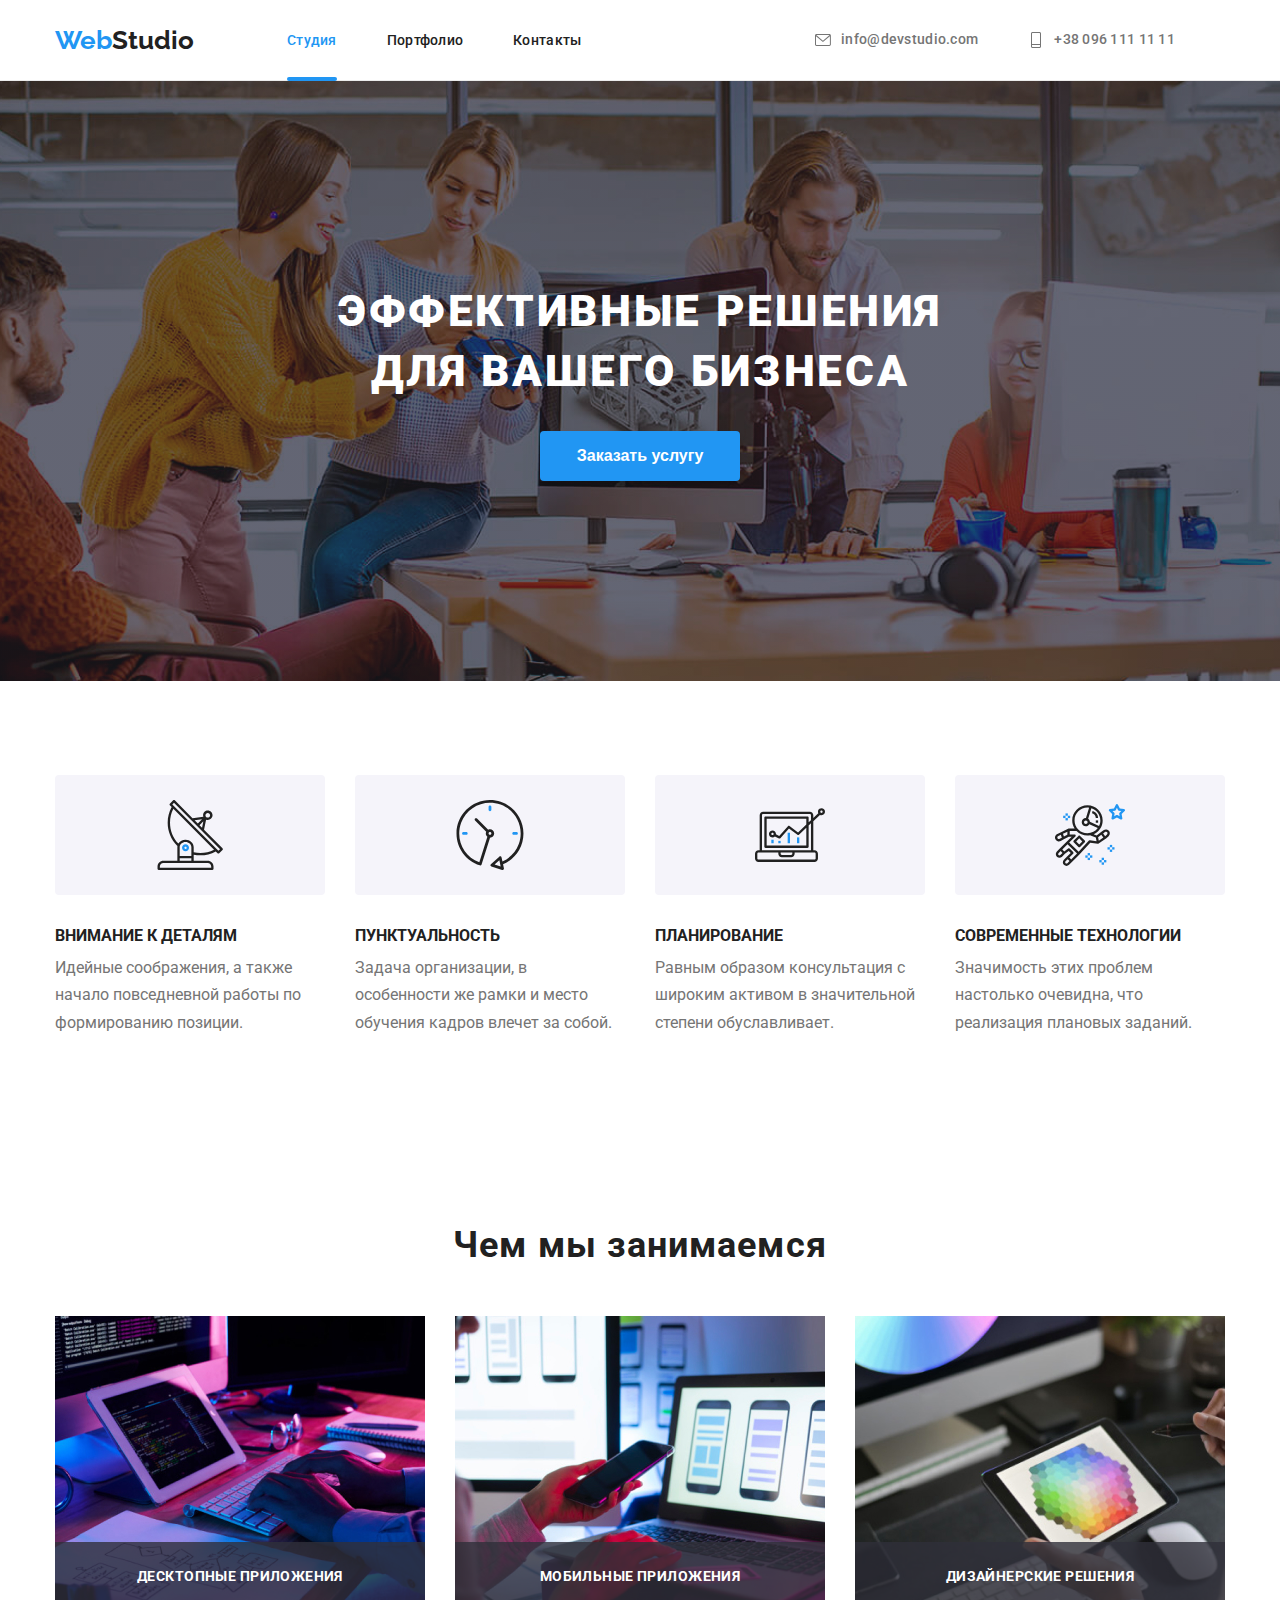
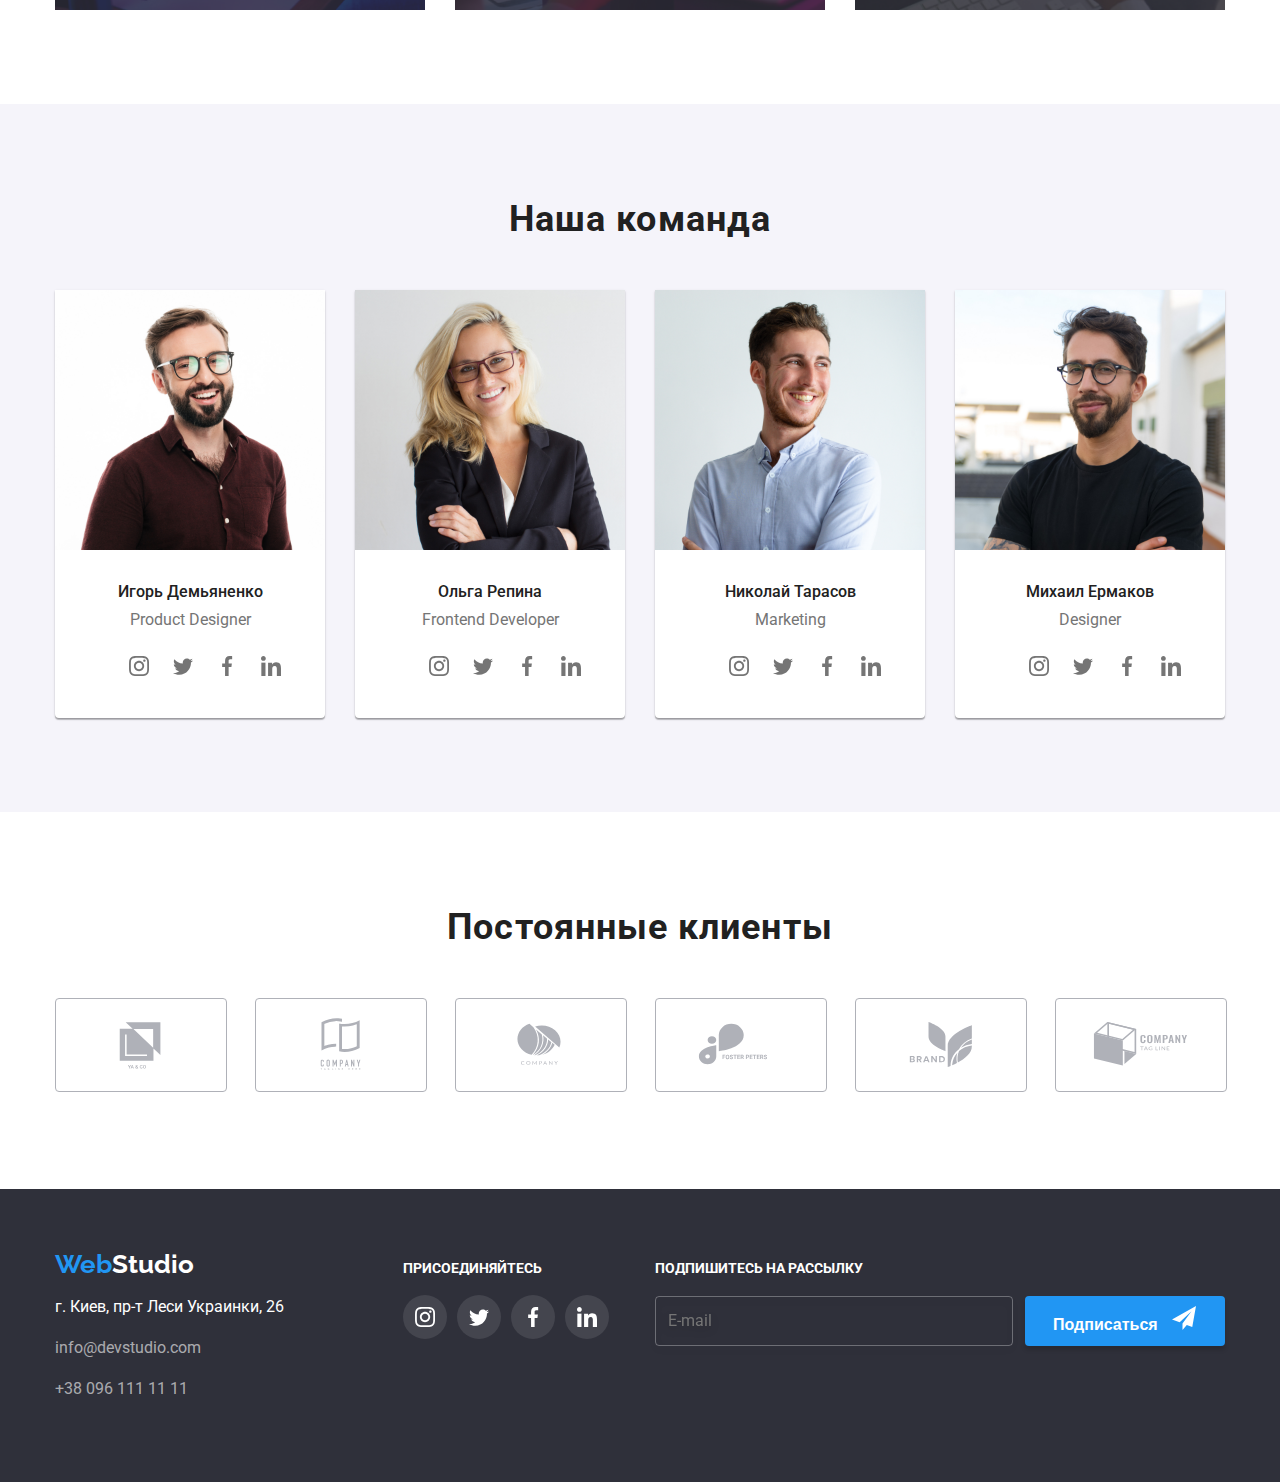
<file: index.html>
<!DOCTYPE html>
<html lang="ru">
  <head>
    <meta charset="UTF-8" />
    <meta name="viewport" content="width=device-width, initial-scale=1.0" />
    <title>WebStudio</title>
    <!-- <link rel="stylesheet" href="./css/reset.css" />
    <link rel="stylesheet" href="./css/style.css" /> -->
    <link
      href="https://fonts.googleapis.com/css2?family=Raleway:wght@700&display=swap"
      rel="stylesheet"
    />
    <link
      href="https://fonts.googleapis.com/css2?family=Roboto:wght@400;500;700;900&display=swap"
      rel="stylesheet"
    />
    <link rel="stylesheet" href="./css/main.min.css" />
  </head>
  <body>
    <!-- HEADER -->
    <header class="header">
      <div class="container">
        <nav class="header__nav">
          <a href="./index.html" class="logo"
            >Web<span class="logo__colored-black">Studio</span></a
          >
          <ul class="header__menu">
            <li class="header__menu-item active">
              <a href="./index.html" class="header__menu-link">Студия</a>
            </li>
            <li class="header__menu-item">
              <a href="./portfolio.html" class="header__menu-link">Портфолио</a>
            </li>
            <li class="header__menu-item">
              <a href="" class="header__menu-link">Контакты</a>
            </li>
          </ul>
        </nav>
        <div class="header__socials">
          <a href="mailto:info@devstudio.com" class="header__socials-link">
            <svg class="header__socials-icon">
              <use href="./images/svg/icon/icon.svg#icon-mail"></use>
            </svg>
            info@devstudio.com</a
          >
          <a href="tel:+38 096 111 11 11" class="header__socials-link">
            <svg class="header__socials-icon">
              <use href="./images/svg/icon/icon.svg#icon-phone"></use>
            </svg>
            +38 096 111 11 11</a
          >
        </div>
      </div>
    </header>
    <!-- Герой с кнопкой -->
    <main class="main">
      <section class="hero section">
        <div class="container">
          <h1 class="hero__text">Эффективные решения для вашего бизнеса</h1>
          <button type="button" class="button hero__button" data-modal-open>
            Заказать услугу
          </button>
          <div class="backdrop is-hidden" data-modal>
            <div class="modal">
              <div class="modal__close" data-modal-close></div>
              <!-- ------FORM----- -->
              <div>
                <form class="form" action="">
                  <p class="form__text">
                    Оставьте свои данные, мы вам перезвоним
                  </p>
                  <label class="form__label" for="contact-us-name">Имя</label>
                  <div class="form__input">
                    <input
                      type="text"
                      name="username"
                      id="contact-us-name"
                      class="form__input-inside"
                    />
                    <svg class="form__input-svg">
                      <use
                        href="./images/svg/form-svg/form.svg#icon-person"
                      ></use>
                    </svg>
                  </div>
                  <label class="form__label" for="contact-us-tel"
                    >Телефон</label
                  >
                  <div class="form__input">
                    <input
                      type="tel"
                      name="tel"
                      id="contact-us-tel"
                      class="form__input-inside"
                    />
                    <svg class="form__input-svg">
                      <use
                        href="./images/svg/form-svg/form.svg#icon-phone"
                      ></use>
                    </svg>
                  </div>
                  <label class="form__label" for="contact-us-email"
                    >Почта</label
                  >
                  <div class="form__input">
                    <input
                      type="email"
                      name="email"
                      id="contact-us-email"
                      class="form__input-inside"
                    />
                    <svg class="form__input-svg">
                      <use
                        href="./images/svg/form-svg/form.svg#icon-email"
                      ></use>
                    </svg>
                  </div>
                  <label class="form__label" for="">Комментарий</label>
                  <textarea
                    name="feedback"
                    id="contact-us-feedback"
                    rows="7"
                    placeholder="Введите текст"
                    class="form__textarea"
                  ></textarea>
                  <label for="contact-us-checkbox" class="form__label-checkbox">
                    <input
                      type="checkbox"
                      name="checkbox"
                      id="contact-us-checkbox"
                      class="form__checkbox-item"
                    />
                    <span class="form__checkbox-checkmark">
                      <svg class="form__checkbox-icon">
                        <use
                          href="./images/svg/form-svg/form.svg#form-svg"
                        ></use>
                      </svg>
                    </span>
                    <p>
                      Соглашаюсь с рассылкой и принимаю
                      <a href="" class="form__checkbox-link"
                        >Условия договора</a
                      >
                    </p>
                  </label>
                  <button class="button form__button">Отправить</button>
                </form>
              </div>
            </div>
          </div>
        </div>
      </section>
      <!-- Особенности -->
      <section class="features section">
        <div class="container">
          <h2 class="hide-text">Особенности</h2>
          <ul class="features__list">
            <li class="features__list-item">
              <svg class="features__icon">
                <use
                  href="./images/svg/features/fetures.svg#icon-Anthena"
                ></use>
              </svg>
              <h3 class="features__title">Внимание к деталям</h3>
              <p class="features__text">
                Идейные соображения, а также начало повседневной работы по
                формированию позиции.
              </p>
            </li>
            <li class="features__list-item">
              <svg class="features__icon">
                <use href="./images/svg/features/fetures.svg#icon-clock"></use>
              </svg>
              <h3 class="features__title">Пунктуальность</h3>
              <p class="features__text">
                Задача организации, в особенности же рамки и место обучения
                кадров влечет за собой.
              </p>
            </li>
            <li class="features__list-item">
              <svg class="features__icon">
                <use
                  href="./images/svg/features/fetures.svg#icon-diagram"
                ></use>
              </svg>
              <h3 class="features__title">Планирование</h3>
              <p class="features__text">
                Равным образом консультация с широким активом в значительной
                степени обуславливает.
              </p>
            </li>
            <li class="features__list-item">
              <svg class="features__icon">
                <use
                  href="./images/svg/features/fetures.svg#icon-astronaut"
                ></use>
              </svg>
              <h3 class="features__title">Современные технологии</h3>
              <p class="features__text">
                Значимость этих проблем настолько очевидна, что реализация
                плановых заданий.
              </p>
            </li>
          </ul>
        </div>
      </section>
      <!-- Чем мы занимаемся (3 фото) -->
      <section class="business__section section">
        <div class="container">
          <h2 class="section-name">Чем мы занимаемся</h2>
          <ul class="business">
            <li class="business__img">
              <img
                src="./images/Programer.jpg"
                alt="идёт работа програмиста"
                width="370"
              />
              <p class="business__img-design">Десктопные приложения</p>
            </li>
            <li class="business__img">
              <img
                src="./images/UI UX.jpg"
                alt="разработка мобильныx приложений"
                width="370"
              />
              <p class="business__img-design">Мобильные приложения</p>
            </li>
            <li class="business__img">
              <img
                src="./images/web-design.jpg"
                alt="веб дизайнер работaет с цветами"
                width="370"
              />
              <p class="business__img-design">Дизайнерские решения</p>
            </li>
          </ul>
        </div>
      </section>
      <!-- Наша Команда -->
      <section class="team section">
        <div class="container">
          <h2 class="section-name">Наша команда</h2>
          <ul class="team__list">
            <li class="team__item">
              <img
                src="./images/ПростоИгорь.jpg"
                alt="Игорь, продакт дизайнер"
                width="270"
              />
              <div class="team__block">
                <h3 class="team__name">Игорь Демьяненко</h3>
                <p>Product Designer</p>
                <ul class="team__social social">
                  <li class="social__item">
                    <a class="social__link" href="#">
                      <svg class="social__icon" width="20" height="20">
                        <use
                          href="./images/svg/socials/socials.svg#icon-inst"
                        ></use>
                      </svg>
                    </a>
                  </li>
                  <li class="social__item">
                    <a class="social__link" href="#">
                      <svg class="social__icon" width="20" height="20">
                        <use
                          href="./images/svg/socials/socials.svg#icon-twit"
                        ></use>
                      </svg>
                    </a>
                  </li>
                  <li class="social__item">
                    <a class="social__link" href="#">
                      <svg class="social__icon" width="20" height="20">
                        <use
                          href="./images/svg/socials/socials.svg#icon-fb"
                        ></use>
                      </svg>
                    </a>
                  </li>
                  <li class="social__item">
                    <a class="social__link" href="#">
                      <svg class="social__icon" width="20" height="20">
                        <use
                          href="./images/svg/socials/socials.svg#icon-in"
                        ></use>
                      </svg>
                    </a>
                  </li>
                </ul>
              </div>
            </li>
            <li class="team__item">
              <img
                src="./images/Репина.jpg"
                alt="Ольга, фронтенд разработчик"
                width="270"
              />
              <div class="team__block">
                <h3 class="team__name">Ольга Репина</h3>
                <p>Frontend Developer</p>
                <ul class="team__social social">
                  <li class="social__item">
                    <a class="social__link" href="#">
                      <svg class="social__icon" width="20" height="20">
                        <use
                          href="./images/svg/socials/socials.svg#icon-inst"
                        ></use>
                      </svg>
                    </a>
                  </li>
                  <li class="social__item">
                    <a class="social__link" href="#">
                      <svg class="social__icon" width="20" height="20">
                        <use
                          href="./images/svg/socials/socials.svg#icon-twit"
                        ></use>
                      </svg>
                    </a>
                  </li>
                  <li class="social__item">
                    <a class="social__link" href="#">
                      <svg class="social__icon" width="20" height="20">
                        <use
                          href="./images/svg/socials/socials.svg#icon-fb"
                        ></use>
                      </svg>
                    </a>
                  </li>
                  <li class="social__item">
                    <a class="social__link" href="#">
                      <svg class="social__icon" width="20" height="20">
                        <use
                          href="./images/svg/socials/socials.svg#icon-in"
                        ></use>
                      </svg>
                    </a>
                  </li>
                </ul>
              </div>
            </li>
            <li class="team__item">
              <img
                src="./images/Тарасов.jpg"
                alt="Николай, маркетолог"
                width="270"
              />
              <div class="team__block">
                <h3 class="team__name">Николай Тарасов</h3>
                <p>Marketing</p>
                <ul class="team__social social">
                  <li class="social__item">
                    <a class="social__link" href="#">
                      <svg class="social__icon" width="20" height="20">
                        <use
                          href="./images/svg/socials/socials.svg#icon-inst"
                        ></use>
                      </svg>
                    </a>
                  </li>
                  <li class="social__item">
                    <a class="social__link" href="#">
                      <svg class="social__icon" width="20" height="20">
                        <use
                          href="./images/svg/socials/socials.svg#icon-twit"
                        ></use>
                      </svg>
                    </a>
                  </li>
                  <li class="social__item">
                    <a class="social__link" href="#">
                      <svg class="social__icon" width="20" height="20">
                        <use
                          href="./images/svg/socials/socials.svg#icon-fb"
                        ></use>
                      </svg>
                    </a>
                  </li>
                  <li class="social__item">
                    <a class="social__link" href="#">
                      <svg class="social__icon" width="20" height="20">
                        <use
                          href="./images/svg/socials/socials.svg#icon-in"
                        ></use>
                      </svg>
                    </a>
                  </li>
                </ul>
              </div>
            </li>
            <li class="team__item">
              <img
                src="./images/Ерамков.jpg"
                alt="Михаил, дизайнер"
                width="270"
              />
              <div class="team__block">
                <h3 class="team__name">Михаил Ермаков</h3>
                <p>Designer</p>
                <ul class="team__social social">
                  <li class="social__item">
                    <a class="social__link" href="#">
                      <svg class="social__icon" width="20" height="20">
                        <use
                          href="./images/svg/socials/socials.svg#icon-inst"
                        ></use>
                      </svg>
                    </a>
                  </li>
                  <li class="social__item">
                    <a class="social__link" href="#">
                      <svg class="social__icon" width="20" height="20">
                        <use
                          href="./images/svg/socials/socials.svg#icon-twit"
                        ></use>
                      </svg>
                    </a>
                  </li>
                  <li class="social__item">
                    <a class="social__link" href="#">
                      <svg class="social__icon" width="20" height="20">
                        <use
                          href="./images/svg/socials/socials.svg#icon-fb"
                        ></use>
                      </svg>
                    </a>
                  </li>
                  <li class="social__item">
                    <a class="social__link" href="#">
                      <svg class="social__icon" width="20" height="20">
                        <use
                          href="./images/svg/socials/socials.svg#icon-in"
                        ></use>
                      </svg>
                    </a>
                  </li>
                </ul>
              </div>
            </li>
          </ul>
        </div>
      </section>

      <!-- Clients -->

      <section class="clients section">
        <div class="container">
          <h2 class="section-name">Постоянные клиенты</h2>
          <ul class="clients__list">
            <li class="clients__list-item">
              <svg class="clients__icon" width="106" height="60">
                <use href="./images/svg/clients/clients.svg#icon-logo-1"></use>
              </svg>
            </li>
            <li class="clients__list-item">
              <svg class="clients__icon" width="106" height="60">
                <use href="./images/svg/clients/clients.svg#icon-logo-2"></use>
              </svg>
            </li>
            <li class="clients__list-item">
              <svg class="clients__icon" width="106" height="60">
                <use href="./images/svg/clients/clients.svg#icon-logo-3"></use>
              </svg>
            </li>
            <li class="clients__list-item">
              <svg class="clients__icon" width="106" height="60">
                <use href="./images/svg/clients/clients.svg#icon-logo-4"></use>
              </svg>
            </li>
            <li class="clients__list-item">
              <svg class="clients__icon" width="106" height="60">
                <use href="./images/svg/clients/clients.svg#icon-logo-5"></use>
              </svg>
            </li>
            <li class="clients__list-item">
              <svg class="clients__icon" width="106" height="60">
                <use href="./images/svg/clients/clients.svg#icon-logo-6"></use>
              </svg>
            </li>
          </ul>
        </div>
      </section>
    </main>

    <!-- FOOTER -->
    <footer class="footer">
      <div class="container footer-container">
        <div class="footer__insider">
          <div class="footer__adds">
            <a href="./index.html" class="logo"
              >Web<span class="logo__colored-white">Studio</span></a
            >
            <address>
              <ul>
                <li class="footer__contact-link">
                  <a href="" class="footer__address"
                    >г. Киев, пр-т Леси Украинки, 26</a
                  >
                  <br />
                </li>
                <li class="footer__contact-link_c-gray">
                  <a href="mailto:info@devstudio.com" class="footer__contacts"
                    >info@devstudio.com</a
                  >
                  <br />
                </li>
                <li class="footer__contact-link_c-gray">
                  <a href="tel:+38 096 111 11 11" class="footer__contacts"
                    >+38 096 111 11 11</a
                  >
                  <br />
                </li>
              </ul>
            </address>
          </div>
          <div class="footer__socials">
            <p class="footer__social-text">Присоединяйтесь</p>
            <ul class="social">
              <li class="social__item social__item--footer">
                <a class="social__link social__link--footer" href="#">
                  <svg
                    class="social__icon social__icon--footer"
                    width="20"
                    height="20"
                  >
                    <use
                      href="./images/svg/socials/socials.svg#icon-inst"
                    ></use>
                  </svg>
                </a>
              </li>
              <li class="social__item social__item--footer">
                <a class="social__link social__link--footer" href="#">
                  <svg
                    class="social__icon social__icon--footer"
                    width="20"
                    height="20"
                  >
                    <use
                      href="./images/svg/socials/socials.svg#icon-twit"
                    ></use>
                  </svg>
                </a>
              </li>
              <li class="social__item social__item--footer">
                <a class="social__link social__link--footer" href="#">
                  <svg
                    class="social__icon social__icon--footer"
                    width="20"
                    height="20"
                  >
                    <use href="./images/svg/socials/socials.svg#icon-fb"></use>
                  </svg>
                </a>
              </li>
              <li class="social__item social__item--footer">
                <a class="social__link social__link--footer" href="#">
                  <svg
                    class="social__icon social__icon--footer"
                    width="20"
                    height="20"
                  >
                    <use href="./images/svg/socials/socials.svg#icon-in"></use>
                  </svg>
                </a>
              </li>
            </ul>
          </div>
          <div class="footer__sign-up">
            <h3 class="footer__sign-up-label">Подпишитесь на рассылку</h3>
            <form class="footer__form" action="">
              <label for="footer__form-input"></label>
              <input
                class="footer__form-input"
                type="email"
                name="email"
                id="form-footer-input"
                placeholder="E-mail"
              />
              <button class="button button__footer" type="submit">
                Подписаться
                <svg class="footer__btn-svg">
                  <use
                    href="./images/svg/footer-sub-svg/footer-sub.svg#icon-icon-send"
                  ></use>
                </svg>
              </button>
            </form>
          </div>
        </div>
      </div>
    </footer>

    <script src="./js/modal.js"></script>
  </body>
</html>
</file>
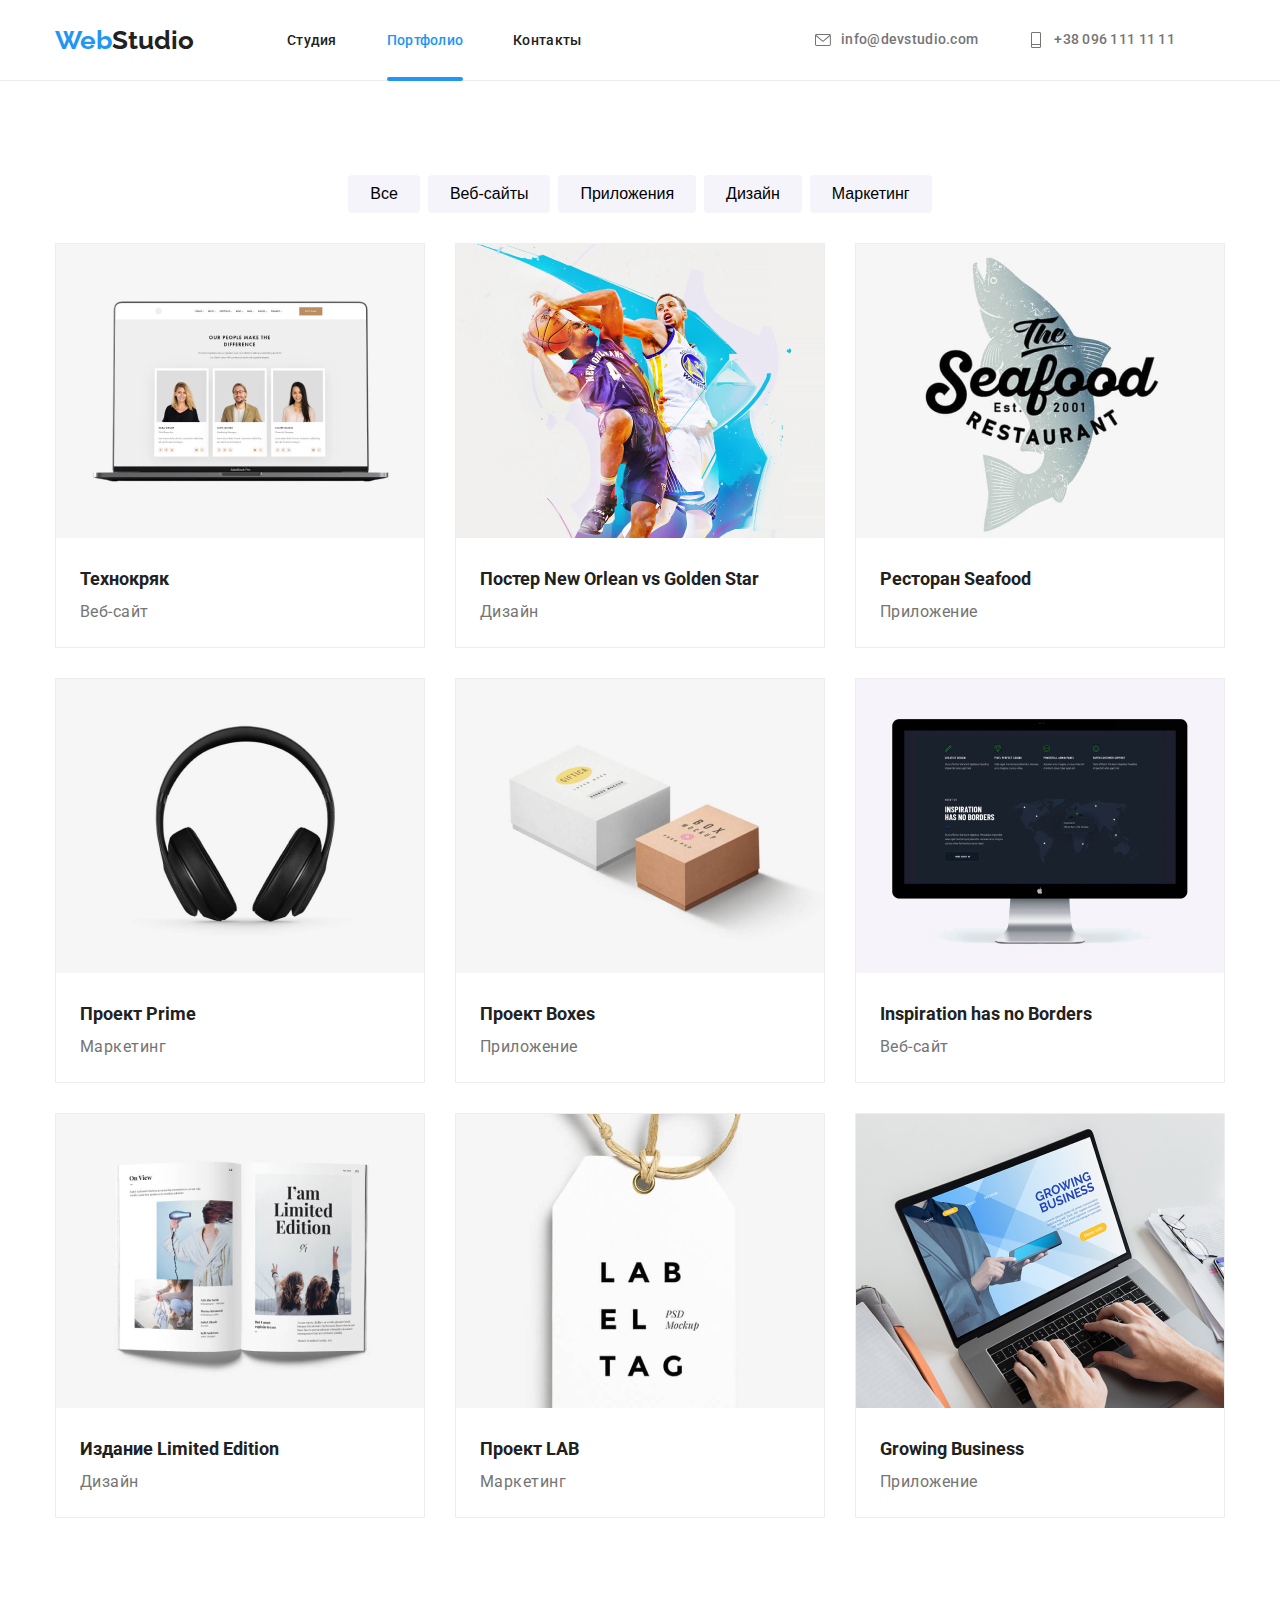
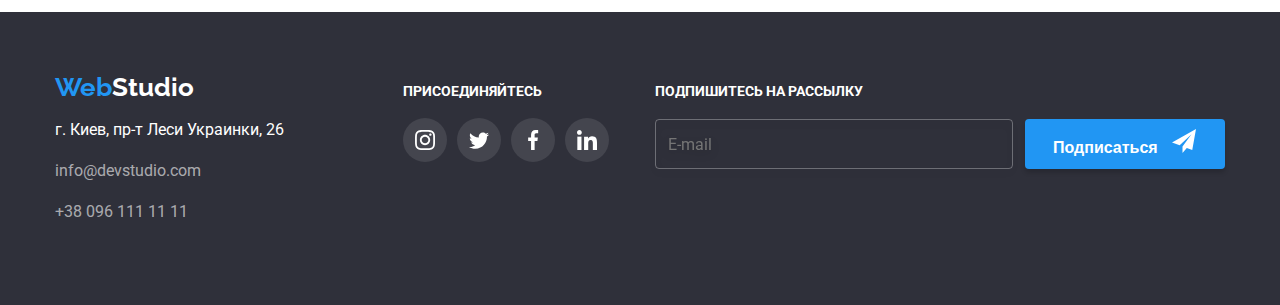
<file: portfolio.html>
<!DOCTYPE html>
<html lang="ru">
  <head>
    <meta charset="UTF-8" />
    <meta name="viewport" content="width=device-width, initial-scale=1.0" />
    <title>WebStudio</title>
    <!-- <link rel="stylesheet" href="./css/reset.css" />
    <link rel="stylesheet" href="./css/style.css" /> -->
    <link
      href="https://fonts.googleapis.com/css2?family=Raleway:wght@700&display=swap"
      rel="stylesheet"
    />
    <link
      href="https://fonts.googleapis.com/css2?family=Roboto:wght@400;500;700;900&display=swap"
      rel="stylesheet"
    />
    <link rel="stylesheet" href="./css/main.min.css" />
  </head>
  <body>
    <!--  HEADER -->
    <header class="header">
      <div class="container">
        <nav class="header__nav">
          <a href="./index.html" class="logo"
            >Web<span class="logo__colored-black">Studio</span></a
          >
          <ul class="header__menu">
            <li class="header__menu-item">
              <a href="./index.html" class="header__menu-link">Студия</a>
            </li>
            <li class="header__menu-item active">
              <a href="./portfolio.html" class="header__menu-link">Портфолио</a>
            </li>
            <li class="header__menu-item">
              <a href="" class="header__menu-link">Контакты</a>
            </li>
          </ul>
        </nav>
        <div class="header__socials">
          <a href="mailto:info@devstudio.com" class="header__socials-link">
            <svg class="header__socials-icon">
              <use href="./images/svg/icon/icon.svg#icon-mail"></use>
            </svg>
            info@devstudio.com</a
          >
          <a href="tel:+38 096 111 11 11" class="header__socials-link">
            <svg class="header__socials-icon">
              <use href="./images/svg/icon/icon.svg#icon-phone"></use>
            </svg>
            +38 096 111 11 11</a
          >
        </div>
      </div>
    </header>
    <main>
      <!-- Buttons -->
      <section class="portfolio container">
        <div>
          <ul class="portfolio__filters">
            <li>
              <button type="button" class="portfolio__filters-unit">Все</button>
            </li>
            <li>
              <button type="button" class="portfolio__filters-unit">
                Веб-сайты
              </button>
            </li>
            <li>
              <button type="button" class="portfolio__filters-unit">
                Приложения
              </button>
            </li>
            <li>
              <button type="button" class="portfolio__filters-unit">
                Дизайн
              </button>
            </li>
            <li>
              <button type="button" class="portfolio__filters-unit">
                Маркетинг
              </button>
            </li>
          </ul>
        </div>
        <!-- list of cells -->
        <ul class="portfolio__list">
          <li class="portfolio__item">
            <div class="portfolio__img">
              <img
                src="./images/images.portfolio/img-1.jpg"
                alt="Пример Проекта"
                width="370"
              />
              <div class="portfolio__img-capture">
                <p class="portfolio__img-capture-text">
                  Ресурс предлагает комплексные предложения с разным уровнем
                  функционала и сервисов. Все это позволит посетителю получить
                  исчерпывающие сведения о компании или частном лице.
                </p>
              </div>
            </div>
            <div class="portfolio__unit">
              <h2 class="portfolio__name">Технокряк</h2>
              <p class="portfolio__text">Веб-сайт</p>
            </div>
          </li>
          <li class="portfolio__item">
            <div class="portfolio__img">
              <img
                src="./images/images.portfolio/img-2.jpg"
                alt="Пример Проекта 2"
                width="370"
              />
              <div class="portfolio__img-capture">
                <p class="portfolio__img-capture-text">
                  Ресурс предлагает комплексные предложения с разным уровнем
                  функционала и сервисов. Все это позволит посетителю получить
                  исчерпывающие сведения о компании или частном лице.
                </p>
              </div>
            </div>
            <div class="portfolio__unit">
              <h2 class="portfolio__name">Постер New Orlean vs Golden Star</h2>
              <p class="portfolio__text">Дизайн</p>
            </div>
          </li>
          <li class="portfolio__item">
            <div class="portfolio__img">
              <img
                src="./images/images.portfolio/img-3.jpg"
                alt="Пример Проекта 3"
                width="370"
              />
              <div class="portfolio__img-capture">
                <p class="portfolio__img-capture-text">
                  Ресурс предлагает комплексные предложения с разным уровнем
                  функционала и сервисов. Все это позволит посетителю получить
                  исчерпывающие сведения о компании или частном лице.
                </p>
              </div>
            </div>
            <div class="portfolio__unit">
              <h2 class="portfolio__name">Ресторан Seafood</h2>
              <p class="portfolio__text">Приложение</p>
            </div>
          </li>
          <li class="portfolio__item">
            <div class="portfolio__img">
              <img
                src="./images/images.portfolio/img-4.jpg"
                alt="Пример Проекта 4"
                width="370"
              />
              <div class="portfolio__img-capture">
                <p class="portfolio__img-capture-text">
                  Ресурс предлагает комплексные предложения с разным уровнем
                  функционала и сервисов. Все это позволит посетителю получить
                  исчерпывающие сведения о компании или частном лице.
                </p>
              </div>
            </div>
            <div class="portfolio__unit">
              <h2 class="portfolio__name">Проект Prime</h2>
              <p class="portfolio__text">Маркетинг</p>
            </div>
          </li>
          <li class="portfolio__item">
            <div class="portfolio__img">
              <img
                src="./images/images.portfolio/img-5.jpg"
                alt="Пример Проекта 5"
                width="370"
              />
              <div class="portfolio__img-capture">
                <p class="portfolio__img-capture-text">
                  Ресурс предлагает комплексные предложения с разным уровнем
                  функционала и сервисов. Все это позволит посетителю получить
                  исчерпывающие сведения о компании или частном лице.
                </p>
              </div>
            </div>
            <div class="portfolio__unit">
              <h2 class="portfolio__name">Проект Boxes</h2>
              <p class="portfolio__text">Приложение</p>
            </div>
          </li>
          <li class="portfolio__item">
            <div class="portfolio__img">
              <img
                src="./images/images.portfolio/img-6.jpg"
                alt="Пример Проекта 6"
                width="370"
              />
              <div class="portfolio__img-capture">
                <p class="portfolio__img-capture-text">
                  Ресурс предлагает комплексные предложения с разным уровнем
                  функционала и сервисов. Все это позволит посетителю получить
                  исчерпывающие сведения о компании или частном лице.
                </p>
              </div>
            </div>
            <div class="portfolio__unit">
              <h2 class="portfolio__name">Inspiration has no Borders</h2>
              <p class="portfolio__text">Веб-сайт</p>
            </div>
          </li>
          <li class="portfolio__item">
            <div class="portfolio__img">
              <img
                src="./images/images.portfolio/img-7.jpg"
                alt="Пример Проекта 7"
                width="370"
              />
              <div class="portfolio__img-capture">
                <p class="portfolio__img-capture-text">
                  Ресурс предлагает комплексные предложения с разным уровнем
                  функционала и сервисов. Все это позволит посетителю получить
                  исчерпывающие сведения о компании или частном лице.
                </p>
              </div>
            </div>
            <div class="portfolio__unit">
              <h2 class="portfolio__name">Издание Limited Edition</h2>
              <p class="portfolio__text">Дизайн</p>
            </div>
          </li>
          <li class="portfolio__item">
            <div class="portfolio__img">
              <img
                src="./images/images.portfolio/img-8.jpg"
                alt="Пример Проекта 8"
                width="370"
              />
              <div class="portfolio__img-capture">
                <p class="portfolio__img-capture-text">
                  Ресурс предлагает комплексные предложения с разным уровнем
                  функционала и сервисов. Все это позволит посетителю получить
                  исчерпывающие сведения о компании или частном лице.
                </p>
              </div>
            </div>
            <div class="portfolio__unit">
              <h2 class="portfolio__name" 1>Проект LAB</h2>
              <p class="portfolio__text">Маркетинг</p>
            </div>
          </li>
          <li class="portfolio__item">
            <div class="portfolio__img">
              <img
                src="./images/images.portfolio/img-9.jpg"
                alt="Пример Проекта 9"
                width="370"
              />
              <div class="portfolio__img-capture">
                <p class="portfolio__img-capture-text">
                  Ресурс предлагает комплексные предложения с разным уровнем
                  функционала и сервисов. Все это позволит посетителю получить
                  исчерпывающие сведения о компании или частном лице.
                </p>
              </div>
            </div>
            <div class="portfolio__unit">
              <h2 class="portfolio__name">Growing Business</h2>
              <p class="portfolio__text">Приложение</p>
            </div>
          </li>
        </ul>
      </section>
    </main>
    <!-- FOOTER -->
    <footer class="footer">
      <div class="container footer-container">
        <div class="footer__insider">
          <div class="footer__adds">
            <a href="./index.html" class="logo"
              >Web<span class="logo__colored-white">Studio</span></a
            >
            <address>
              <ul>
                <li class="footer__contact-link">
                  <a href="" class="footer__address"
                    >г. Киев, пр-т Леси Украинки, 26</a
                  >
                  <br />
                </li>
                <li class="footer__contact-link_c-gray">
                  <a href="mailto:info@devstudio.com" class="footer__contacts"
                    >info@devstudio.com</a
                  >
                  <br />
                </li>
                <li class="footer__contact-link_c-gray">
                  <a href="tel:+38 096 111 11 11" class="footer__contacts"
                    >+38 096 111 11 11</a
                  >
                  <br />
                </li>
              </ul>
            </address>
          </div>
          <div class="footer__socials">
            <p class="footer__social-text">Присоединяйтесь</p>
            <ul class="social">
              <li class="social__item social__item--footer">
                <a class="social__link social__link--footer" href="#">
                  <svg
                    class="social__icon social__icon--footer"
                    width="20"
                    height="20"
                  >
                    <use
                      href="./images/svg/socials/socials.svg#icon-inst"
                    ></use>
                  </svg>
                </a>
              </li>
              <li class="social__item social__item--footer">
                <a class="social__link social__link--footer" href="#">
                  <svg
                    class="social__icon social__icon--footer"
                    width="20"
                    height="20"
                  >
                    <use
                      href="./images/svg/socials/socials.svg#icon-twit"
                    ></use>
                  </svg>
                </a>
              </li>
              <li class="social__item social__item--footer">
                <a class="social__link social__link--footer" href="#">
                  <svg
                    class="social__icon social__icon--footer"
                    width="20"
                    height="20"
                  >
                    <use href="./images/svg/socials/socials.svg#icon-fb"></use>
                  </svg>
                </a>
              </li>
              <li class="social__item social__item--footer">
                <a class="social__link social__link--footer" href="#">
                  <svg
                    class="social__icon social__icon--footer"
                    width="20"
                    height="20"
                  >
                    <use href="./images/svg/socials/socials.svg#icon-in"></use>
                  </svg>
                </a>
              </li>
            </ul>
          </div>
          <div class="footer__sign-up">
            <h3 class="footer__sign-up-label">Подпишитесь на рассылку</h3>
            <form class="footer__form" action="">
              <label for="footer__form-input"></label>
              <input
                class="footer__form-input"
                type="email"
                name="email"
                id="form-footer-input"
                placeholder="E-mail"
              />
              <button class="button button__footer" type="submit">
                Подписаться
                <svg class="footer__btn-svg">
                  <use
                    href="./images/svg/footer-sub-svg/footer-sub.svg#icon-icon-send"
                  ></use>
                </svg>
              </button>
            </form>
          </div>
        </div>
      </div>
    </footer>
  </body>
</html>
</file>
<file: css/style.css>
/* Сохраняем палитру цветов */

:root {
  --primary-text-color: #757575;
  --title-text-color: #212121;
  --accent-color: #2196f3;
  --background-color: #2f303a;
  --background-team-color: rgba(245, 244, 250, 1);
  --primary-white-color: #ffffff;
  --contacts-text-color: rgba(117, 117, 117, 1);
  --footer-address-color: rgba(255, 255, 255, 0.6);
}

body {
  color: var(--primary-text-color);
  font-family: Roboto, sans-serif;
}

a {
  text-decoration: none;
  color: var(--title-text-color);
}

.container {
  max-width: 1200px;
  margin: 0 auto;
}

.section-name {
  font-family: "Roboto", sans-serif;
  font-weight: 700;
  font-size: 36px;
  line-height: 42px;
  text-align: center;
  letter-spacing: 0.03em;
  color: var(--title-text-color);
}

.button {
  font-weight: 700;
  font-size: 16px;
  line-height: 30px;
  background-color: #2196f3;
  color: #ffffff;
  border-radius: 4px;
  box-shadow: 0px 4px 4px rgba(0, 0, 0, 0.15);
  border: none;
  padding: 10px;
  width: 200px;
  display: flex;
  align-items: center;
  justify-content: center;
}

@media (max-width: 1200px) {
  .section-name {
    font-size: 28px;
    margin-bottom: 30px;
  }
}

@media (min-width: 1201px) {
  .section-name {
    font-size: 36px;
    margin-bottom: 50px;
  }
}

/* HEADER */

.header {
  padding: 25px 0px;
  border-bottom: 1px solid #ececec;
}

.header .container {
  display: flex;
  justify-content: space-between;
  align-items: center;
}

.logo {
  font-family: "Raleway", sans-serif;
  font-weight: 700;
  font-size: 26px;
  text-decoration: none;
  margin-right: 93px;
  color: var(--accent-color);
}

.logo__colored-black {
  color: var(--title-text-color);
}

.logo__colored-white {
  color: var(--primary-white-color);
}

.header__nav {
  display: flex;
  align-items: center;
}

.header__menu-item {
  margin-right: 50px;
}

.header__menu {
  display: flex;
  text-decoration: none;
  justify-content: space-between;
}

.header__menu-link {
  font-family: "Roboto", sans-serif;
  font-weight: 500;
  font-size: 14px;
  letter-spacing: 0.02em;
  text-decoration: none;
  color: #212121;
  transition: 250ms cubic-bezier(0.4, 0, 0.2, 1);
}

.underline {
  position: relative;
}

.underline::after {
  content: "";
  position: absolute;
  width: 100%;
  height: 4px;
  left: 0px;
  bottom: -31px;
  background: var(--accent-color);
  border-radius: 2px;
}

.header__menu-link:hover,
.header__menu-link:focus {
  color: #2196f3;
}

.header__socials {
  display: flex;
  flex-wrap: wrap;
} 

.header__socials-link {
  font-family: "Roboto", sans-serif;
  font-weight: 500;
  font-size: 14px;
  letter-spacing: 0.02em;
  text-decoration: none;
  color: #757575;
  margin-right: 50px;
  transition: 250ms cubic-bezier(0.4, 0, 0.2, 1);
  display: flex;
}

.header__socials-link:hover,
.header__socials-link:focus {
  color: var(--accent-color);
}

.active {
  color: var(--accent-color);
}

@media (max-width: 480px) {
  .header {
    padding: 15px 16px;
  }
}

@media (min-width: 481px) and (max-width: 1200px) {
  .header {
    padding: 25px 15px;
    border-bottom: 1px solid #ececec;
  }
  
  .logo {
    font-size: 24px;
  }

  /* .header__socials {
    margin-bottom: 10px;
  } */

  .underline::after {
    bottom: -34px;
  }
}

@media (max-width: 1201px) {
  .header {
    padding: 25px 0px;
    border-bottom: 1px solid #ececec;
  }
} 

/* SVG */

.header__socials-icon {
  max-height: 16px;
  max-width: 20px;
  fill: var(--primary-text-color);
  margin-right: 10px;
  transition: 250ms cubic-bezier(0.4, 0, 0.2, 1);
}

.header__socials-link:hover .header__socials-icon,
.header__socials-link:focus .header__socials-icon {
  fill: var(--accent-color);
}

/* Герой с кнопкой */
.hero {
  background-color: #2f303a;
  background: linear-gradient(rgba(47, 48, 58, 0.4), rgba(47, 48, 58, 0.4)),
    url(../images/bg-hero.jpg) center/cover no-repeat;
  text-align: center;
  padding: 200px 0;
}

.hero__text {
  font-family: "Roboto", sans-serif;
  font-weight: 900;
  font-size: 44px;
  line-height: 60px;
  letter-spacing: 0.06em;
  text-transform: uppercase;
  color: rgb(255, 255, 255);
  display: flex;
  max-width: 696px;
  margin: 0 auto;
  justify-content: center;
  margin-bottom: 30px;
}

.hero__button {
  display: inline-block;
}

/* MODAL */

 .backdrop {
  position: fixed;
  display: flex;
  justify-content: center;
  align-items: center;
  top: 0;
  left: 0;
  width: 100%;
  height: 100%;
  background-color: rgba(0, 0, 0, 0.4);
  transition: 250ms cubic-bezier(0.4, 0, 0.2, 1);
  z-index: 100;
}

.modal {
  position: relative;
  width: 528px;
  padding: 40px;
  background-color: #fff;
  border-radius: 4px;
}

.modal__close {
  position: absolute;
  top: 8px;
  right: 8px;
  width: 30px;
  height: 30px;
  border: 1px solid rgba(0, 0, 0, 0.1);
  border-radius: 50%;
  cursor: pointer;
}

.modal__close::before,
.modal__close::after {
  content: "";
  position: absolute;
  top: 50%;
  left: 50%;
  width: 15px;
  height: 2px;
  background-color: #000;
  transition: 250ms cubic-bezier(0.4, 0, 0.2, 1);
}

.modal__close::before {
  transform: translate(-50%, -50%) rotate(45deg);
}

.modal__close::after {
  transform: translate(-50%, -50%) rotate(-45deg);
}

.modal__close:hover::before,
.modal__close:hover::after {
  background-color: var(--accent-color);
}

.backdrop.is-hidden {
  opacity: 0;
  visibility: hidden;
  pointer-events: none;
}

/* ------FORM----- */

.form {
  display: flex;
  flex-direction: column;
  text-align: initial;
}

.form__input {
  position: relative;
  margin-bottom: 10px;
  outline: none;
}

.form__input-svg {
  height: 15px;
  width: 15px;
  fill: black;
  position: absolute;
  top: 14px;
  left: 15px;
  transition: 250ms cubic-bezier(0.4, 0, 0.2, 1);
}

.form__label {
  margin-bottom: 4px;
  font-weight: 400;
  font-size: 12px;
  line-height: 14px;
  margin-bottom: 4px;
}

.form__button {
  align-self: center;
}

/*  */

.form__input:focus-within .form__input-svg {
  fill: var(--accent-color);
}

.form__text {
  text-align: center;
  font-weight: 700;
  font-size: 20px;
  line-height: 23px;
  color: var(--title-text-color);
  margin-bottom: 12px;
}


.form__input-inside {
border: 1px solid rgba(33, 33, 33, 0.2);
box-sizing: border-box;
border-radius: 4px;
height: 40px;
width: 100%;
padding: 12px 12px 12px 42px;
outline: none;
transition: 250ms cubic-bezier(0.4, 0, 0.2, 1);
}

.form__input-inside:focus {
  border-color: var(--accent-color);
}

.form__textarea {
  font-family: 'Roboto' sans-serif;
  font-weight: 400;
  border: 1px solid rgba(33, 33, 33, 0.2);
  box-sizing: border-box;
  border-radius: 4px;
  resize: none;
  height: 120px;
  width: 100%;
  padding: 12px 16px;
  outline: none;
  transition: 250ms cubic-bezier(0.4, 0, 0.2, 1);
  margin-bottom: 20px;
}

.form__textarea:focus {
  border-color: var(--accent-color);
}

.form__label-checkbox {
  position: relative;
  font-family: Roboto, sans-serif;
  font-size: 14px;
  padding-left: 24px;
  user-select: none;
  color: gray;
  margin: 0 auto 30px;
}

.form__checkbox-checkmark {
  position: absolute;
  top: 0;
  left: 0;
  width: 16px;
  height: 16px;
  border: 2px solid var(--title-text-color);
  border-radius: 3px;
}

.form__checkbox-icon {
  position: absolute;
  width: 11px;
  height: 8px;
  top: 2px;
  left: 0px;
  fill: transparent;
}

.form__checkbox-item:checked~.form__checkbox-checkmark {
  background-color: var(--accent-color);
  border: 2px solid var(--accent-color);
}

.form__checkbox-item:checked~.form__checkbox-checkmark>.form__checkbox-icon {
  fill: var(--primary-white-color);

}

.form__checkbox-item {
  position: absolute;
  width: 0;
  height: 0;
  z-index: -1;
}

.form__checkbox-link {
  color: var(--accent-color);
  text-decoration: underline; 
}

/* Особенности */

.hide-text {
  display: none;
}

.features {
  padding: 94px 0px;
}

.features__list {
  display: flex;
  box-sizing: border-box;
  justify-content: space-between;
}

.features__title {
  display: flex;
  color: var(--title-text-color);
  font-weight: 700;
  margin-bottom: 10px;
  text-transform: uppercase;
}

.features__text {
  display: flex;
  font-weight: 400;
  max-width: 270px;
  line-height: 1.71;
}

.features__list-item {
  max-width: 270px;
}

/* SVG */

.features__icon {
  max-width: 70px;
  max-height: 70px;
  background-color: var(--background-team-color);
  border-radius: 4px;
  padding: 25px 100px;
  margin-bottom: 30px;
}

/* Чем мы занимаемся (3 фото) */

.business__section {
  padding-bottom: 94px;
}

.business {
  display: flex;
  justify-content: space-between;
  flex-wrap: wrap;
}

.business__img {
  position: relative;
  height: 294px;
}

.business__img-design {
  position: absolute;
  bottom: 0;
  left: 0;
  width: 100%;
  padding: 27px;
  background-color: rgba(47, 48, 58, 0.8);
  color: var(--primary-white-color);
  text-transform: uppercase;
  font-weight: 700;
  font-size: 14px;
  text-align: center;
  letter-spacing: 0.03em;
}

/* Наша Команда */
.team {
  background-color: var(--background-team-color);
  padding: 94px 0;
}

.team__list {
  display: flex;
  flex-wrap: wrap;
  justify-content: space-between;
}

.team__item {
  background-color: var(--primary-white-color);
  box-shadow: 0px 1px 3px rgba(0, 0, 0, 0.12), 0px 1px 1px rgba(0, 0, 0, 0.14),
    0px 2px 1px rgba(0, 0, 0, 0.2);
  border-radius: 0px 0px 4px 4px;
  
}

.team__block {
  padding: 30px 32px;
  text-align: center;
  height: 100%;
  justify-content: space-between;
}
.team__name {
  font-weight: 500;
  font-size: 16px;
  line-height: 1.18;
  color: var(--title-text-color);
  margin-bottom: 10px;
}

.team__social {
  justify-self: flex-end;
}

@media (max-width: 480px) {
  .team__item {
    width: 100%;
    margin-bottom: 30px;
    justify-self: center;
  }

}

@media (min-width: 481px) and (max-width: 1200px) {
  .team__item {
    width: calc(50%-15px);
    margin-bottom: 30px;
  }
}

@media (max-width: 1201px) {
  .team__item {
    width: 270px;
  }
}


/* SVG */

.social {
  display: flex;
  justify-content: center;
  margin-top: 16px;
}

.social__item {
  transition: 250ms cubic-bezier(0.4, 0, 0.2, 1);
}

.social__link {
  width: 44px;
  height: 44px;
  border-radius: 50%;
  display: flex;
  justify-content: center;
  align-items: center;
  transition: 250ms cubic-bezier(0.4, 0, 0.2, 1);
}

.social__link:hover {
  background-color: var(--accent-color);
}

.social__item:hover .social__icon {
  fill: var(--primary-white-color);
}

.social__icon {
  fill: var(--primary-text-color);
  transition: 250ms cubic-bezier(0.4, 0, 0.2, 1);
}

@media (max-width: 480px) {
  .social__item {
    display: flex;
    justify-content: space-between;
    text-align: center;
  }

}

/* Clients */

.clients {
  padding: 94px 0;
}

.clients__list {
  display: flex;
  flex-wrap: wrap;
  justify-content: space-between;
}

.clients__icon {
  padding: 16px 32px;
  border: 1px solid #afb1b8;
  border-radius: 4px;
  fill: #afb1b8;
  transition: 250ms cubic-bezier(0.4, 0, 0.2, 1);
}

.clients__icon:hover {
  border-color: var(--accent-color);
  fill: var(--accent-color);
}

@media (max-width: 480px) {
  .clients__section {
    padding: 60px 15px;
  }

  .clients__list-item {
    width: calc(50% - 15px);
    margin-bottom: 30px;
  }
}

@media (min-width: 481px) and (max-width: 1200px) {
  .clients__section {
    padding: 60px 15px;
  }

  .clients__list {
    max-width: 700px;
    margin: 0 auto;
  }

  .clients__list-item {
    width: calc((100% - 60px) / 3);
    margin-bottom: 30px;
  }
}

@media (min-width: 1201px) {
  .clients__section {
    padding: 94px 0;
  }

  .clients__list-item {
    width: 170px;
  }
}

/* FOOTER */

.footer {
  background-color: var(--background-color);
  max-width: 1600px;
  padding: 60px 20px;
}


.footer__address {
  display: block;
  color: var(--primary-white-color);
  margin-bottom: 9px;
  margin-top: 20px;
}

.footer__contacts {
  display: block;
  color: var(--footer-address-color);
  margin-bottom: 9px;
}

/* SVG */

.social__icon--footer {
  fill: var(--primary-white-color);
}

.footer__socials {
  max-width: 206px;
}

.footer__insider {
  display: flex;
  align-items: baseline;
  justify-content: space-between;
}

.footer__adds {
  margin-right: 70px;
}

.footer__social-text {
  margin-bottom: 20px;
  color: var(--primary-white-color);
  text-transform: uppercase;
  font-size: 14px;
  font-weight: 700;
}

.social__link--footer {
  background: rgba(255, 255, 255, 0.1);
}

.social__item--footer:not(:last-child) {
  margin-right: 10px;
}

/* FORM footer */

.footer__sign-up {
  max-width: 570px;
}

.footer__form {
  display: flex;
}

.footer__sign-up-label{
  font-weight: 700;
  font-size: 14px;
  line-height: 16px;
  text-transform: uppercase;
  color: var(--primary-white-color);
  margin-bottom: 20px;
}

.footer__form-input {
  font-size: 16px;
  width: 358px;
  height: 50px;
  padding: 12px;
  background-color: transparent;
  border: 1px solid rgba(255, 255, 255, 0.3);
  box-sizing: border-box;
  filter: drop-shadow(0px 4px 4px rgba(0, 0, 0, 0.15));
  border-radius: 4px;
}

.button__footer {
  font-weight: 700;
  font-size: 16px;
  text-align: left;
  padding: 10px 28px;
  width: 200px;
  height: 50px;
  color: var(--primary-white-color);
  background-color: var(--accent-color);
  border: none;
  border-radius: 4px;
  margin-left: 12px;
}

.footer__btn-svg {
  width: 24px;
  height: 24px;
  padding-left: 10px;
  fill: var(--primary-white-color);
}

/* PORTFOLIO!!!! */

.portfolio__filters {
  display: flex;
  justify-content: center;
}

.portfolio {
  padding: 94px 0;
}

.portfolio__filters-unit:hover,
.portfolio__filters-unit:focus {
  background-color: var(--accent-color);
  color: var(--primary-white-color);
  box-shadow: 0px 3px 1px rgba(0, 0, 0, 0.1), 0px 1px 2px rgba(0, 0, 0, 0.08),
    0px 2px 2px rgba(0, 0, 0, 0.12);
}

.portfolio__filters-unit {
  font-size: 16px;
  font-weight: 500;
  line-height: 26px;
  margin: 0 4px;
  background: var(--background-team-color);
  border-radius: 4px;
  padding: 6px 22px;
  border: none;
}

/* list of cells */

.portfolio__list {
  display: flex;
  justify-content: space-between;
  flex-wrap: wrap;
}

.portfolio__item {
  position: relative;
  margin-top: 30px;
  border: 1px solid rgba(238, 238, 238, 1);
  max-width: 370px;
}

.portfolio__unit {
  padding: 20px 24px;
}

.portfolio__name {
  font-weight: 700;
  font-size: 18px;
  line-height: 36px;
  letter-spacing: 0.06;
  color: var(--title-text-color);
  text-align: left;
}
.portfolio__text {
  font-size: 16px;
  line-height: 30px;
  letter-spacing: 0.03em;
  text-align: left;
}

.portfolio__img {
  position: relative;
  overflow: hidden;
}

.portfolio__img-capture {
  position: absolute;
  display: flex;
  align-items: center;
  top: 100%;
  left: 0;
  width: 100%;
  height: 100%;
  padding: 24px;
  background-color: rgba(33, 150, 243, 0.9);
  transition: 250ms;
}

.portfolio__img-capture-text {
  font-weight: 400;
  font-size: 18px;
  letter-spacing: 0.03em;
  line-height: 28px;
  color: var(--primary-white-color);
}

.portfolio__item:hover .portfolio__img-capture {
  top: 0%;
}
</file>
<file: css/main.min.css>
html,body,div,span,applet,object,iframe,h1,h2,h3,h4,h5,h6,p,blockquote,pre,a,abbr,acronym,address,big,cite,code,del,dfn,em,img,ins,kbd,q,s,samp,small,strike,strong,sub,sup,tt,var,b,u,i,center,dl,dt,dd,ol,ul,li,fieldset,form,label,legend,input,textarea,table,caption,tbody,tfoot,thead,tr,th,td,article,aside,canvas,details,embed,figure,figcaption,footer,header,hgroup,menu,nav,output,ruby,section,summary,time,mark,audio,video{margin:0;padding:0;border:0;font-size:100%;font:inherit;vertical-align:baseline;-webkit-box-sizing:border-box;box-sizing:border-box}article,aside,details,figcaption,figure,footer,header,hgroup,menu,nav,section{display:block}body{line-height:1}ol,ul{list-style:none}blockquote,q{quotes:none}blockquote:before,blockquote:after,q:before,q:after{content:'';content:none}table{border-collapse:collapse;border-spacing:0}a{text-decoration:none}body{font-family:Roboto, sans-serif;color:#757575;background-color:#fff}.section{padding:94px 0}.container{max-width:1170px;margin:0 auto}.section-name{font-family:"Roboto", sans-serif;font-weight:700;font-size:36px;line-height:42px;text-align:center;letter-spacing:0.03em;color:#212121}@media (max-width: 1200px){.section-name{font-size:28px;margin-bottom:30px}}@media (min-width: 1201px){.section-name{font-size:36px;margin-bottom:50px}}.hide-text{display:none}.header{padding:25px 0;border-bottom:1px solid #ececec}.header .container{display:-webkit-box;display:-ms-flexbox;display:flex;-webkit-box-pack:justify;-ms-flex-pack:justify;justify-content:space-between;-webkit-box-align:center;-ms-flex-align:center;align-items:center}.header__nav{display:-webkit-box;display:-ms-flexbox;display:flex;-webkit-box-align:center;-ms-flex-align:center;align-items:center}.header__menu-item{margin-right:50px}.header__menu-item.active{position:relative}.header__menu-item.active::after{content:"";position:absolute;width:100%;height:4px;left:0px;bottom:-33px;background:#2196f3;border-radius:2px}@media (min-width: 481px) and (max-width: 1200px){.header__menu-item.active::after{bottom:-34px}}.header__menu-item.active .header__menu-link{color:#2196f3}.header__menu{display:-webkit-box;display:-ms-flexbox;display:flex;text-decoration:none;-webkit-box-pack:justify;-ms-flex-pack:justify;justify-content:space-between}.header__menu-link{font-family:"Roboto", sans-serif;font-weight:500;font-size:14px;letter-spacing:0.02em;text-decoration:none;color:#212121;-webkit-transition:250ms cubic-bezier(0.4, 0, 0.2, 1);transition:250ms cubic-bezier(0.4, 0, 0.2, 1)}.header__menu-link:hover,.header__menu-link:focus{color:#2196f3}.header__socials{display:-webkit-box;display:-ms-flexbox;display:flex;-ms-flex-wrap:wrap;flex-wrap:wrap}.header__socials-link{font-family:"Roboto", sans-serif;font-weight:500;font-size:14px;letter-spacing:0.02em;text-decoration:none;color:#757575;margin-right:50px;-webkit-transition:250ms cubic-bezier(0.4, 0, 0.2, 1);transition:250ms cubic-bezier(0.4, 0, 0.2, 1);display:-webkit-box;display:-ms-flexbox;display:flex}.header__socials-link:hover,.header__socials-link:focus{color:#2196f3}.header__socials-icon{max-height:16px;max-width:16px;fill:#757575;margin-right:10px;-webkit-transition:250ms cubic-bezier(0.4, 0, 0.2, 1);transition:250ms cubic-bezier(0.4, 0, 0.2, 1)}.header__socials-link:hover .header__socials-icon,.header__socials-link:focus .header__socials-icon{fill:#2196f3}.hero{background-color:#2f303a;background:-webkit-gradient(linear, left top, left bottom, from(rgba(47,48,58,0.4)), to(rgba(47,48,58,0.4))),url(../images/bg-hero.jpg) center/cover no-repeat;background:linear-gradient(rgba(47,48,58,0.4), rgba(47,48,58,0.4)),url(../images/bg-hero.jpg) center/cover no-repeat;text-align:center;padding:200px 0}.hero__text{font-family:"Roboto", sans-serif;font-weight:900;font-size:44px;line-height:60px;letter-spacing:0.06em;text-transform:uppercase;color:#fff;display:-webkit-box;display:-ms-flexbox;display:flex;max-width:696px;margin:0 auto;margin-bottom:30px;-webkit-box-pack:center;-ms-flex-pack:center;justify-content:center}.hero__button{display:inline-block}.features{padding:94px 0px}.features__list{display:-webkit-box;display:-ms-flexbox;display:flex;-webkit-box-sizing:border-box;box-sizing:border-box;-webkit-box-pack:justify;-ms-flex-pack:justify;justify-content:space-between}.features__list-item{max-width:270px}.features__title{display:-webkit-box;display:-ms-flexbox;display:flex;color:#212121;font-weight:700;margin-bottom:10px;text-transform:uppercase}.features__text{display:-webkit-box;display:-ms-flexbox;display:flex;font-weight:400;max-width:270px;line-height:1.71}.features__icon{max-width:70px;max-height:70px;background-color:#f5f4fa;border-radius:4px;padding:25px 100px;margin-bottom:30px}.business{display:-webkit-box;display:-ms-flexbox;display:flex;-webkit-box-pack:justify;-ms-flex-pack:justify;justify-content:space-between;-ms-flex-wrap:wrap;flex-wrap:wrap}.business__section{padding-bottom:94px}@media (max-width: 480px){.business__section{display:none}}@media (min-width: 481px) and (max-width: 1200px){.business__section{display:none}}.business__img{position:relative;height:294px}.business__img-design{position:absolute;bottom:0;left:0;width:100%;padding:27px;background-color:rgba(47,48,58,0.8);color:#fff;text-transform:uppercase;font-weight:700;font-size:14px;text-align:center;letter-spacing:0.03em}.team{background-color:#f5f4fa;padding:94px 0}.team__list{display:-webkit-box;display:-ms-flexbox;display:flex;-ms-flex-wrap:wrap;flex-wrap:wrap;-webkit-box-pack:justify;-ms-flex-pack:justify;justify-content:space-between}.team__item{background-color:#fff;-webkit-box-shadow:0px 1px 3px rgba(0,0,0,0.12),0px 1px 1px rgba(0,0,0,0.14),0px 2px 1px rgba(0,0,0,0.2);box-shadow:0px 1px 3px rgba(0,0,0,0.12),0px 1px 1px rgba(0,0,0,0.14),0px 2px 1px rgba(0,0,0,0.2);border-radius:0px 0px 4px 4px}@media (max-width: 480px){.team__item{width:100%;margin-bottom:30px;-ms-grid-column-align:center;justify-self:center}}@media (min-width: 481px) and (max-width: 1200px){.team__item{width:calc(50%-15px);margin-bottom:30px}}@media (max-width: 1201px){.team__item{width:270px}}.team__block{padding:30px 32px;text-align:center;height:100%;-webkit-box-pack:justify;-ms-flex-pack:justify;justify-content:space-between}.team__name{font-weight:500;font-size:16px;line-height:1.18;color:#212121;margin-bottom:10px}.team__social{justify-self:flex-end}.clients{padding:94px 0}.clients__list{display:-webkit-box;display:-ms-flexbox;display:flex;-ms-flex-wrap:wrap;flex-wrap:wrap;-webkit-box-pack:justify;-ms-flex-pack:justify;justify-content:space-between}.clients__icon{padding:16px 32px;border:1px solid #afb1b8;border-radius:4px;fill:#afb1b8;-webkit-transition:250ms cubic-bezier(0.4, 0, 0.2, 1);transition:250ms cubic-bezier(0.4, 0, 0.2, 1)}.clients__icon:hover{border-color:#2196f3;fill:#2196f3}@media (max-width: 480px){.clients__section{padding:60px 15px}.clients__list-item{width:calc(50% - 15px);margin-bottom:30px}}@media (min-width: 481px) and (max-width: 1200px){.clients__section{padding:60px 15px}.clients__list{max-width:700px;margin:0 auto}.clients__list-item{width:calc((100% - 60px) / 3);margin-bottom:30px}}@media (min-width: 1201px){.clients__section{padding:94px 0}.clients__list-item{width:170px}}.footer{background-color:#2f303a;max-width:1600px;padding:60px 20px}.footer__address{display:block;color:#fff;margin-bottom:9px;margin-top:20px}.footer__contacts{display:block;color:rgba(255,255,255,0.6);margin-bottom:9px}.footer__socials{max-width:206px}.footer__insider{display:-webkit-box;display:-ms-flexbox;display:flex;-webkit-box-align:baseline;-ms-flex-align:baseline;align-items:baseline;-webkit-box-pack:justify;-ms-flex-pack:justify;justify-content:space-between}.footer__adds{margin-right:70px}.footer__social-text{margin-bottom:20px;color:#fff;text-transform:uppercase;font-size:14px;font-weight:700}.footer__form{display:-webkit-box;display:-ms-flexbox;display:flex}.footer__sign-up{max-width:570px}.footer__sign-up-label{font-weight:700;font-size:14px;line-height:16px;text-transform:uppercase;color:#fff;margin-bottom:20px}.footer__form-input{font-size:16px;width:358px;height:50px;padding:12px;outline:none;background-color:transparent;border:1px solid rgba(255,255,255,0.3);-webkit-box-sizing:border-box;box-sizing:border-box;-webkit-filter:drop-shadow(0px 4px 4px rgba(0,0,0,0.15));filter:drop-shadow(0px 4px 4px rgba(0,0,0,0.15));border-radius:4px}.footer__form-input:hover,.footer__form-input:focus{border-color:#2196f3}.footer__btn-svg{width:24px;height:24px;padding-left:10px;fill:#fff}.portfolio{padding:94px 0}.portfolio__filters{display:-webkit-box;display:-ms-flexbox;display:flex;-webkit-box-pack:center;-ms-flex-pack:center;justify-content:center}.portfolio__filters-unit{font-size:16px;font-weight:500;line-height:26px;margin:0 4px;background:#f5f4fa;border-radius:4px;padding:6px 22px;border:none}.portfolio__filters-unit:hover,.portfolio__filters-unit:focus{background-color:#2196f3;color:#fff;-webkit-box-shadow:0px 3px 1px rgba(0,0,0,0.1),0px 1px 2px rgba(0,0,0,0.08),0px 2px 2px rgba(0,0,0,0.12);box-shadow:0px 3px 1px rgba(0,0,0,0.1),0px 1px 2px rgba(0,0,0,0.08),0px 2px 2px rgba(0,0,0,0.12)}.portfolio__list{display:-webkit-box;display:-ms-flexbox;display:flex;-webkit-box-pack:justify;-ms-flex-pack:justify;justify-content:space-between;-ms-flex-wrap:wrap;flex-wrap:wrap}.portfolio__item{position:relative;margin-top:30px;border:1px solid #eee;max-width:370px}.portfolio__unit{padding:20px 24px}.portfolio__name{font-weight:700;font-size:18px;line-height:36px;letter-spacing:0.06;color:#212121;text-align:left}.portfolio__text{font-size:16px;line-height:30px;letter-spacing:0.03em;text-align:left}.portfolio__img{position:relative;overflow:hidden}.portfolio__img-capture{position:absolute;display:-webkit-box;display:-ms-flexbox;display:flex;-webkit-box-align:center;-ms-flex-align:center;align-items:center;top:100%;left:0;width:100%;height:100%;padding:24px;background-color:rgba(33,150,243,0.9);-webkit-transition:250ms;transition:250ms}.portfolio__img-capture-text{font-weight:400;font-size:18px;letter-spacing:0.03em;line-height:28px;color:#fff}.portfolio__item:hover .portfolio__img-capture{top:0%}.logo{font-family:"Raleway", sans-serif;font-weight:700;text-decoration:none;margin-right:93px;font-size:26px;line-height:30px;color:#2196f3}.logo__colored-black{color:#212121}.logo__colored-white{color:#ffffff}.button{font-weight:700;font-size:16px;line-height:30px;background-color:#2196f3;color:#fff;border-radius:4px;-webkit-box-shadow:0px 4px 4px rgba(0,0,0,0.15);box-shadow:0px 4px 4px rgba(0,0,0,0.15);border:none;padding:10px;width:200px;-webkit-box-align:center;-ms-flex-align:center;align-items:center;-webkit-box-pack:center;-ms-flex-pack:center;justify-content:center}.button__footer{font-weight:700;font-size:16px;text-align:left;padding:10px 28px;width:200px;height:50px;color:#fff;background-color:#2196f3;border:none;border-radius:4px;margin-left:12px}.social{display:-webkit-box;display:-ms-flexbox;display:flex;-webkit-box-pack:center;-ms-flex-pack:center;justify-content:center;margin-top:16px}.social__item{-webkit-transition:250ms cubic-bezier(0.4, 0, 0.2, 1);transition:250ms cubic-bezier(0.4, 0, 0.2, 1)}.social__item:hover .social__icon{fill:#fff}.social__item--footer:not(:last-child){margin-right:10px}@media (max-width: 480px){.social__item{display:-webkit-box;display:-ms-flexbox;display:flex;-webkit-box-pack:justify;-ms-flex-pack:justify;justify-content:space-between;text-align:center}}.social__link{width:44px;height:44px;border-radius:50%;display:-webkit-box;display:-ms-flexbox;display:flex;-webkit-box-pack:center;-ms-flex-pack:center;justify-content:center;-webkit-box-align:center;-ms-flex-align:center;align-items:center;-webkit-transition:250ms cubic-bezier(0.4, 0, 0.2, 1);transition:250ms cubic-bezier(0.4, 0, 0.2, 1)}.social__link:hover{background-color:#2196f3}.social__link--footer{background:rgba(255,255,255,0.1)}.social__icon{fill:#757575;-webkit-transition:250ms cubic-bezier(0.4, 0, 0.2, 1);transition:250ms cubic-bezier(0.4, 0, 0.2, 1)}.social__icon--footer{fill:#fff}.form{display:-webkit-box;display:-ms-flexbox;display:flex;-webkit-box-orient:vertical;-webkit-box-direction:normal;-ms-flex-direction:column;flex-direction:column;text-align:initial}.form__input{position:relative;margin-bottom:10px;outline:none}.form__input:focus-within .form__input-svg{fill:#2196f3}.form__input-svg{height:15px;width:15px;fill:black;position:absolute;top:14px;left:15px;-webkit-transition:250ms cubic-bezier(0.4, 0, 0.2, 1);transition:250ms cubic-bezier(0.4, 0, 0.2, 1)}.form__input-inside{border:1px solid rgba(33,33,33,0.2);-webkit-box-sizing:border-box;box-sizing:border-box;border-radius:4px;height:40px;width:100%;padding:12px 12px 12px 42px;outline:none;-webkit-transition:250ms cubic-bezier(0.4, 0, 0.2, 1);transition:250ms cubic-bezier(0.4, 0, 0.2, 1)}.form__input-inside:focus{border-color:#2196f3}.form__label{margin-bottom:4px;font-weight:400;font-size:12px;line-height:14px;margin-bottom:4px}.form__button{-ms-flex-item-align:center;-ms-grid-row-align:center;align-self:center}.form__text{text-align:center;font-weight:700;font-size:20px;line-height:23px;color:#212121;margin-bottom:12px}.form__textarea{font-family:'Roboto' sans-serif;font-weight:400;border:1px solid rgba(33,33,33,0.2);-webkit-box-sizing:border-box;box-sizing:border-box;border-radius:4px;resize:none;height:120px;width:100%;padding:12px 16px;outline:none;-webkit-transition:250ms cubic-bezier(0.4, 0, 0.2, 1);transition:250ms cubic-bezier(0.4, 0, 0.2, 1);margin-bottom:20px}.form__textarea:focus{border-color:#2196f3}.form__label-checkbox{position:relative;font-family:Roboto, sans-serif;font-size:14px;padding-left:24px;-webkit-user-select:none;-moz-user-select:none;-ms-user-select:none;user-select:none;color:gray;margin:0 auto 30px}.form__checkbox-checkmark{position:absolute;top:0;left:0;width:16px;height:16px;border:2px solid #212121;border-radius:3px}.form__checkbox-icon{position:absolute;width:11px;height:8px;top:2px;left:0px;fill:transparent}.form__checkbox-item:checked ~ .form__checkbox-checkmark{background-color:#2196f3;border:2px solid #2196f3}.form__checkbox-item:checked ~ .form__checkbox-checkmark>.form__checkbox-icon{fill:#fff}.form__checkbox-item{position:absolute;width:0;height:0;z-index:-1}.form__checkbox-link{color:#2196f3;text-decoration:underline}.modal{position:relative;width:528px;padding:40px;background-color:#fff;border-radius:4px}.modal__close{position:absolute;top:8px;right:8px;width:30px;height:30px;border:1px solid rgba(0,0,0,0.1);border-radius:50%;cursor:pointer}.modal__close::before,.modal__close::after{content:"";position:absolute;top:50%;left:50%;width:15px;height:2px;background-color:#000;-webkit-transition:250ms cubic-bezier(0.4, 0, 0.2, 1);transition:250ms cubic-bezier(0.4, 0, 0.2, 1)}.modal__close::before{-webkit-transform:translate(-50%, -50%) rotate(45deg);transform:translate(-50%, -50%) rotate(45deg)}.modal__close::after{-webkit-transform:translate(-50%, -50%) rotate(-45deg);transform:translate(-50%, -50%) rotate(-45deg)}.modal__close:hover::before,.modal__close:hover::after{background-color:#2196f3}.backdrop{position:fixed;display:-webkit-box;display:-ms-flexbox;display:flex;-webkit-box-pack:center;-ms-flex-pack:center;justify-content:center;-webkit-box-align:center;-ms-flex-align:center;align-items:center;top:0;left:0;width:100%;height:100%;background-color:rgba(0,0,0,0.4);-webkit-transition:250ms cubic-bezier(0.4, 0, 0.2, 1);transition:250ms cubic-bezier(0.4, 0, 0.2, 1);z-index:100}.backdrop.is-hidden{opacity:0;visibility:hidden;pointer-events:none}
/*# sourceMappingURL=main.min.css.map */
</file>
